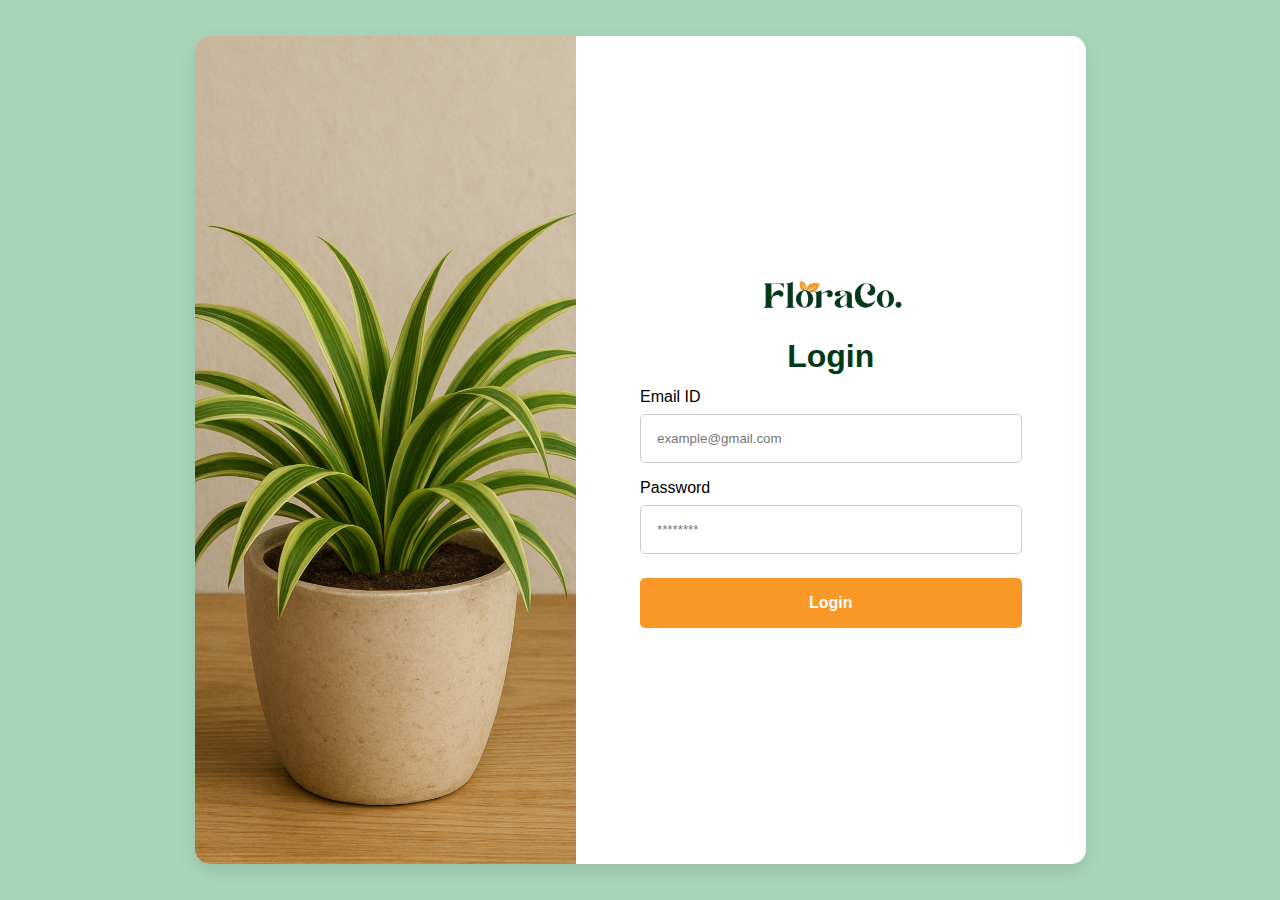
<file: index.html>
<!DOCTYPE html>
<html lang="en">
<head>
  <meta charset="UTF-8">
  <meta name="viewport" content="width=device-width, initial-scale=1.0">
  <title>FloraCo • Login</title>
  <link rel="icon" type="image/x-icon" href="./media/fc.png">
  <link rel="stylesheet" href="./styles/index.css">
  <link rel='stylesheet' href='https://cdn-uicons.flaticon.com/2.6.0/uicons-solid-chubby/css/uicons-solid-chubby.css'>  
  <link rel='stylesheet' href='https://cdn-uicons.flaticon.com/2.6.0/uicons-bold-rounded/css/uicons-bold-rounded.css'>
  <link rel='stylesheet' href='https://cdn-uicons.flaticon.com/2.6.0/uicons-brands/css/uicons-brands.css'>
  <link rel='stylesheet' href='https://cdn-uicons.flaticon.com/2.6.0/uicons-solid-straight/css/uicons-solid-straight.css'>
  <link href="https://fonts.googleapis.com/css2?family=Bowlby+One&display=swap" rel="stylesheet">

</head>
<body>

  <div class="container">
    <div class="left">
      <img src="./media/plants.png" alt="Plant Illustration">
    </div>
    <div class="right">
      <div class="images">
        <img src="./media/floraco.png" alt="Logo" class="logo">
      </div>
      <h1>Login</h1>
      <form>
        <div class="form-group">
          <label for="email">Email ID</label>
          <input type="email" id="email" placeholder="example@gmail.com">
        </div>
        <div class="form-group">
          <label for="password">Password</label>
          <input type="password" id="password" placeholder="********">
        </div>
        <button type="submit" class="button" onclick="">Login</button>
      </form>
    </div>
  </div>
</body>
</html>
</file>
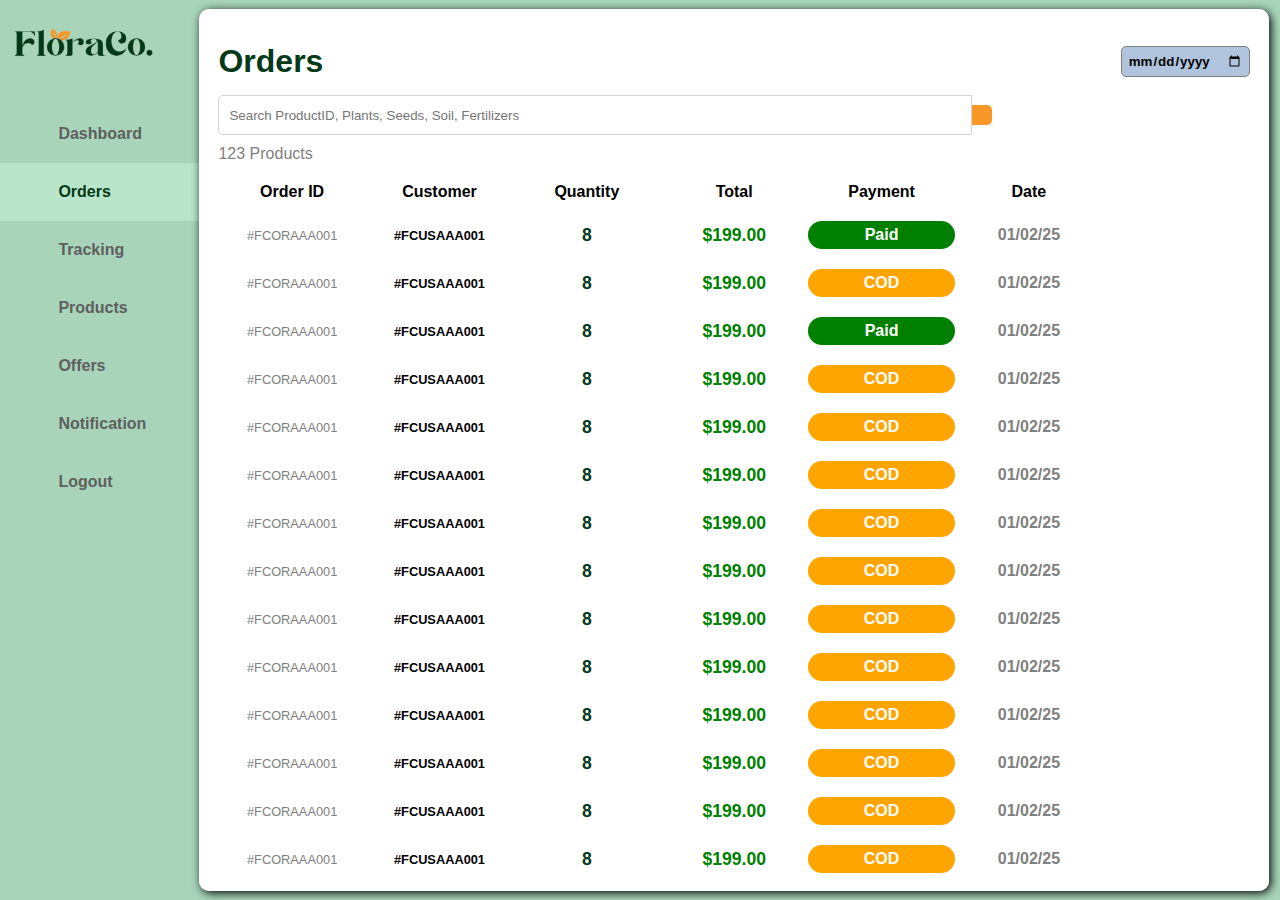
<file: order.html>
<!DOCTYPE html>
<html lang="en">
<head>
  <meta charset="UTF-8">
  <meta name="viewport" content="width=device-width, initial-scale=1.0">
  <title>FloraCo • Orders</title>
  <link rel="icon" type="image/x-icon" href="./media/fc.png">
  <link rel="stylesheet" href="./styles/order.css">
  <link rel='stylesheet' href='https://cdn-uicons.flaticon.com/2.6.0/uicons-solid-chubby/css/uicons-solid-chubby.css'>  
  <link rel='stylesheet' href='https://cdn-uicons.flaticon.com/2.6.0/uicons-bold-rounded/css/uicons-bold-rounded.css'>
  <link rel='stylesheet' href='https://cdn-uicons.flaticon.com/2.6.0/uicons-brands/css/uicons-brands.css'>
  <link rel='stylesheet' href='https://cdn-uicons.flaticon.com/2.6.0/uicons-solid-straight/css/uicons-solid-straight.css'>
  <link href="https://fonts.googleapis.com/css2?family=Bowlby+One&display=swap" rel="stylesheet">
  <link rel='stylesheet' href='https://cdn-uicons.flaticon.com/2.6.0/uicons-solid-chubby/css/uicons-solid-chubby.css'>
</head>
<body>


  <aside>
    <div class="asidehead">
      <h1>INVOICE</h1>
      <img src="./media/floraco.png" alt="">
    </div>
    <div class="shipping">
      <p class="description">FloraCo.<br>D.No 65-2-10<br>Dwaraka Nagar<br>Andhra Pradesh<br>Kakinada 533003</p>
    </div>
    <div class="shipping">
      <h4>Bill To</h4>
      <p class="description" id="address">Charan Cherry<br>Satykameswari street, dwaraka nagar<br>Kakinada 533003</p>
    </div>
    <div class="table">
      <table class="printOut">
        <thead>
          <tr>
            <th>S.No</th>
            <th>Product</th>
            <th>Cost</th>
            <th>Qty</th>
            <th>Price</th>
          </tr>
        </thead>
        <tbody>
          <tr>
            <td>01</td>
            <td>Rose</td>
            <td>100</td>
            <td>01</td>
            <td>100.00</td>
          </tr>
          <tr>
            <td>01</td>
            <td>Rbghdfhgfdhgfdhgfdghfdgfose</td>
            <td>100</td>
            <td>01</td>
            <td>100.00</td>
          </tr>
          <tr>
            <td>01</td>
            <td>Rose</td>
            <td>100</td>
            <td>01</td>
            <td>100.00</td>
          </tr>
          <tr>
            <td>01</td>
            <td>Rose</td>
            <td>100</td>
            <td>01</td>
            <td>100.00</td>
          </tr>
          <tr>
            <td>01</td>
            <td>Rose</td>
            <td>100</td>
            <td>01</td>
            <td>100.00</td>
          </tr>
          <tr>
            <td>01</td>
            <td>Rose</td>
            <td>100</td>
            <td>01</td>
            <td>100.00</td>
          </tr>
          <tr>
            <td>01</td>
            <td>Rose</td>
            <td>100</td>
            <td>01</td>
            <td>100.00</td>
          </tr>
          <tr class="total">
            <td colspan="4">Total</td>
            <td id="totalPrice">100.00</td>
          </tr>
        </tbody>
      </table>
    </div>
    <div class="thank">
      <h3>Thank You</h3>
    </div>

    <div class="print">
      <button id="print">Print</button>
      <button id="cancel">Cancel Shipment</button>
      <button id="close">Close</button>
    </div>
  </aside>

  <div class="container">
    <div class="left">
      <div class="list">
        <img src="./media/floraco.png" class="logo" id="floraco" />
        <img src="./media/fc.png" class="logo" id="fc" />
        <ul>
          <li class="profile-list">
            <a href="index.html" title="" class="profile-a">
              <i class="fi fi-ss-dashboard-panel"></i>
              <p class="profile-p">Dashboard</p>
            </a>
          </li>
          <li class="profile-list">
            <a href="order.html" title="" class="profile-a selected">
              <i class="fi fi-ss-order-history"></i>
              <p class="profile-p">Orders</p>
            </a>
          </li>
          <li class="profile-list">
            <a href="tracking.html" title="" class="profile-a">
              <i class="fi fi-ss-location-alt"></i>
              <p class="profile-p">Tracking</p>
            </a>
          </li>
          <li class="profile-list">
            <a href="products.html" title="" class="profile-a">
              <i class="fi fi-br-list"></i>
              <p class="profile-p">Products</p>
            </a>
          </li>
          <li class="profile-list">
            <a href="" title="" class="profile-a">
              <i class="fi fi-ss-badge-percent"></i>
              <p class="profile-p">Offers</p>
            </a>
          </li>
          <li class="profile-list">
            <a href="" title="" class="profile-a">
              <i class="fi fi-ss-bell-ring"></i>
              <p class="profile-p">Notification</p>
            </a>
          </li>
          <li class="profile-a">
            <i class="fi fi-ss-exit"></i>
            <p class="profile-p">Logout</p>
          </li>
        </ul>
      </div>
    </div>
    <div class="right">
      <div class="rightContent">

        <div class="head">
          <div class="heading">
            <h1>Orders</h1>
          </div>
          <div class="date">
            <input type="date" name="" value="" id="dateInput">
          </div>
        </div>

        <middle>

          <div class="searchView">
            <div class="searchBar">
              <input id="search" list="searchList" type="search" name="" value="" placeholder="Search ProductID, Plants, Seeds, Soil, Fertilizers">
              <datalist id="searchList">
                <option value="">
                </datalist>
                <i class="fi fi-br-search" id="searchButton"></i>
              </div>
            </div>

            <p class="description" id="searchResult">123 Products</p>

            <div class="filters">

              <div class="dropdowns">

                <div class="drop">
                  <i class="fi fi-ss-category"></i>
                  <select class="choose" id="filter">
                    <option value="filter">Category</option>
                    <optgroup label="Plant">
                      <option value=""></option>
                    </optgroup>
                  </select>
                </div>

                <div class="drop">
                  <i class="fi fi-br-bars-sort"></i>
                  <select class="choose" id="sort">
                    <option>Sort</option>
                    <optgroup label="Price">
                      <option value="">High to Low</option>
                      <option value="">Low to High</option>
                    </optgroup>
                  </select>
                </div>

              </div>
            </div>

            <div class="table">

              <table>
                <thead>
                  <tr>
                    <th>Order ID</th>
                    <th>Customer</th>
                    <th>Quantity</th>
                    <th>Total</th>
                    <th>Payment</th>
                    <th>Date</th>
                    <th></th>
                  </tr>
                </thead>
                <tbody>
                  <tr>
                    <td class="orID">
                      <p id="orID">#FCORAAA001</p>
                    </td>
                    <td class="product-info">
                      <p class="userId" id="usID">#FCUSAAA001</p>
                      <td class="qty">
                        <p>8</p>
                      </td>
                      <td class="tot-price">
                        <p class="price" id="price">$199.00</p>
                      </td>
                    </td>
                    <td class="payment-info">
                      <p class="payment paid">Paid</p>
                    </td>
                    <td class="date">
                      <p>01/02/25</p>
                    </td>
                    <td class="proceed">
                      <i class="fi fi-ss-right"></i>
                    </td>
                  </tr>
                  <tr>
                    <td class="orID">
                      <p id="orID">#FCORAAA001</p>
                    </td>
                    <td class="product-info">
                      <p class="userId" id="usID">#FCUSAAA001</p>
                      <td class="qty">
                        <p>8</p>
                      </td>
                      <td class="tot-price">
                        <p class="price" id="price">$199.00</p>
                      </td>
                    </td>
                    <td class="payment-info">
                      <p class="payment cod">COD</p>
                    </td>
                    <td class="date">
                      <p>01/02/25</p>
                    </td>
                    <td class="proceed">
                      <i class="fi fi-ss-right"></i>
                    </td>
                  </tr>
                  <tr>
                    <td class="orID">
                      <p id="orID">#FCORAAA001</p>
                    </td>
                    <td class="product-info">
                      <p class="userId" id="usID">#FCUSAAA001</p>
                      <td class="qty">
                        <p>8</p>
                      </td>
                      <td class="tot-price">
                        <p class="price" id="price">$199.00</p>
                      </td>
                    </td>
                    <td class="payment-info">
                      <p class="payment paid">Paid</p>
                    </td>
                    <td class="date">
                      <p>01/02/25</p>
                    </td>
                    <td class="proceed">
                      <i class="fi fi-ss-right"></i>
                    </td>
                  </tr>
                  <tr>
                    <td class="orID">
                      <p id="orID">#FCORAAA001</p>
                    </td>
                    <td class="product-info">
                      <p class="userId" id="usID">#FCUSAAA001</p>
                      <td class="qty">
                        <p>8</p>
                      </td>
                      <td class="tot-price">
                        <p class="price" id="price">$199.00</p>
                      </td>
                    </td>
                    <td class="payment-info">
                      <p class="payment cod">COD</p>
                    </td>
                    <td class="date">
                      <p>01/02/25</p>
                    </td>
                    <td class="proceed">
                      <i class="fi fi-ss-right"></i>
                    </td>
                  </tr>
                  <tr>
                    <td class="orID">
                      <p id="orID">#FCORAAA001</p>
                    </td>
                    <td class="product-info">
                      <p class="userId" id="usID">#FCUSAAA001</p>
                      <td class="qty">
                        <p>8</p>
                      </td>
                      <td class="tot-price">
                        <p class="price" id="price">$199.00</p>
                      </td>
                    </td>
                    <td class="payment-info">
                      <p class="payment cod">COD</p>
                    </td>
                    <td class="date">
                      <p>01/02/25</p>
                    </td>
                    <td class="proceed">
                      <i class="fi fi-ss-right"></i>
                    </td>
                  </tr>
                  <tr>
                    <td class="orID">
                      <p id="orID">#FCORAAA001</p>
                    </td>
                    <td class="product-info">
                      <p class="userId" id="usID">#FCUSAAA001</p>
                      <td class="qty">
                        <p>8</p>
                      </td>
                      <td class="tot-price">
                        <p class="price" id="price">$199.00</p>
                      </td>
                    </td>
                    <td class="payment-info">
                      <p class="payment cod">COD</p>
                    </td>
                    <td class="date">
                      <p>01/02/25</p>
                    </td>
                    <td class="proceed">
                      <i class="fi fi-ss-right"></i>
                    </td>
                  </tr>
                  <tr>
                    <td class="orID">
                      <p id="orID">#FCORAAA001</p>
                    </td>
                    <td class="product-info">
                      <p class="userId" id="usID">#FCUSAAA001</p>
                      <td class="qty">
                        <p>8</p>
                      </td>
                      <td class="tot-price">
                        <p class="price" id="price">$199.00</p>
                      </td>
                    </td>
                    <td class="payment-info">
                      <p class="payment cod">COD</p>
                    </td>
                    <td class="date">
                      <p>01/02/25</p>
                    </td>
                    <td class="proceed">
                      <i class="fi fi-ss-right"></i>
                    </td>
                  </tr>
                  <tr>
                    <td class="orID">
                      <p id="orID">#FCORAAA001</p>
                    </td>
                    <td class="product-info">
                      <p class="userId" id="usID">#FCUSAAA001</p>
                      <td class="qty">
                        <p>8</p>
                      </td>
                      <td class="tot-price">
                        <p class="price" id="price">$199.00</p>
                      </td>
                    </td>
                    <td class="payment-info">
                      <p class="payment cod">COD</p>
                    </td>
                    <td class="date">
                      <p>01/02/25</p>
                    </td>
                    <td class="proceed">
                      <i class="fi fi-ss-right"></i>
                    </td>
                  </tr>
                  <tr>
                    <td class="orID">
                      <p id="orID">#FCORAAA001</p>
                    </td>
                    <td class="product-info">
                      <p class="userId" id="usID">#FCUSAAA001</p>
                      <td class="qty">
                        <p>8</p>
                      </td>
                      <td class="tot-price">
                        <p class="price" id="price">$199.00</p>
                      </td>
                    </td>
                    <td class="payment-info">
                      <p class="payment cod">COD</p>
                    </td>
                    <td class="date">
                      <p>01/02/25</p>
                    </td>
                    <td class="proceed">
                      <i class="fi fi-ss-right"></i>
                    </td>
                  </tr>
                  <tr>
                    <td class="orID">
                      <p id="orID">#FCORAAA001</p>
                    </td>
                    <td class="product-info">
                      <p class="userId" id="usID">#FCUSAAA001</p>
                      <td class="qty">
                        <p>8</p>
                      </td>
                      <td class="tot-price">
                        <p class="price" id="price">$199.00</p>
                      </td>
                    </td>
                    <td class="payment-info">
                      <p class="payment cod">COD</p>
                    </td>
                    <td class="date">
                      <p>01/02/25</p>
                    </td>
                    <td class="proceed">
                      <i class="fi fi-ss-right"></i>
                    </td>
                  </tr>
                  <tr>
                    <td class="orID">
                      <p id="orID">#FCORAAA001</p>
                    </td>
                    <td class="product-info">
                      <p class="userId" id="usID">#FCUSAAA001</p>
                      <td class="qty">
                        <p>8</p>
                      </td>
                      <td class="tot-price">
                        <p class="price" id="price">$199.00</p>
                      </td>
                    </td>
                    <td class="payment-info">
                      <p class="payment cod">COD</p>
                    </td>
                    <td class="date">
                      <p>01/02/25</p>
                    </td>
                    <td class="proceed">
                      <i class="fi fi-ss-right"></i>
                    </td>
                  </tr>
                  <tr>
                    <td class="orID">
                      <p id="orID">#FCORAAA001</p>
                    </td>
                    <td class="product-info">
                      <p class="userId" id="usID">#FCUSAAA001</p>
                      <td class="qty">
                        <p>8</p>
                      </td>
                      <td class="tot-price">
                        <p class="price" id="price">$199.00</p>
                      </td>
                    </td>
                    <td class="payment-info">
                      <p class="payment cod">COD</p>
                    </td>
                    <td class="date">
                      <p>01/02/25</p>
                    </td>
                    <td class="proceed">
                      <i class="fi fi-ss-right"></i>
                    </td>
                  </tr>
                  <tr>
                    <td class="orID">
                      <p id="orID">#FCORAAA001</p>
                    </td>
                    <td class="product-info">
                      <p class="userId" id="usID">#FCUSAAA001</p>
                      <td class="qty">
                        <p>8</p>
                      </td>
                      <td class="tot-price">
                        <p class="price" id="price">$199.00</p>
                      </td>
                    </td>
                    <td class="payment-info">
                      <p class="payment cod">COD</p>
                    </td>
                    <td class="date">
                      <p>01/02/25</p>
                    </td>
                    <td class="proceed">
                      <i class="fi fi-ss-right"></i>
                    </td>
                  </tr>
                  <tr>
                    <td class="orID">
                      <p id="orID">#FCORAAA001</p>
                    </td>
                    <td class="product-info">
                      <p class="userId" id="usID">#FCUSAAA001</p>
                      <td class="qty">
                        <p>8</p>
                      </td>
                      <td class="tot-price">
                        <p class="price" id="price">$199.00</p>
                      </td>
                    </td>
                    <td class="payment-info">
                      <p class="payment cod">COD</p>
                    </td>
                    <td class="date">
                      <p>01/02/25</p>
                    </td>
                    <td class="proceed">
                      <i class="fi fi-ss-right"></i>
                    </td>
                  </tr>
                  <tr>
                    <td class="orID">
                      <p id="orID">#FCORAAA001</p>
                    </td>
                    <td class="product-info">
                      <p class="userId" id="usID">#FCUSAAA001</p>
                      <td class="qty">
                        <p>8</p>
                      </td>
                      <td class="tot-price">
                        <p class="price" id="price">$199.00</p>
                      </td>
                    </td>
                    <td class="payment-info">
                      <p class="payment cod">COD</p>
                    </td>
                    <td class="date">
                      <p>01/02/25</p>
                    </td>
                    <td class="proceed">
                      <i class="fi fi-ss-right"></i>
                    </td>
                  </tr>
                  <tr>
                    <td class="orID">
                      <p id="orID">#FCORAAA001</p>
                    </td>
                    <td class="product-info">
                      <p class="userId" id="usID">#FCUSAAA001</p>
                      <td class="qty">
                        <p>8</p>
                      </td>
                      <td class="tot-price">
                        <p class="price" id="price">$199.00</p>
                      </td>
                    </td>
                    <td class="payment-info">
                      <p class="payment cod">COD</p>
                    </td>
                    <td class="date">
                      <p>01/02/25</p>
                    </td>
                    <td class="proceed">
                      <i class="fi fi-ss-right"></i>
                    </td>
                  </tr>
                  <tr>
                    <td class="orID">
                      <p id="orID">#FCORAAA001</p>
                    </td>
                    <td class="product-info">
                      <p class="userId" id="usID">#FCUSAAA001</p>
                      <td class="qty">
                        <p>8</p>
                      </td>
                      <td class="tot-price">
                        <p class="price" id="price">$199.00</p>
                      </td>
                    </td>
                    <td class="payment-info">
                      <p class="payment cod">COD</p>
                    </td>
                    <td class="date">
                      <p>01/02/25</p>
                    </td>
                    <td class="proceed">
                      <i class="fi fi-ss-right"></i>
                    </td>
                  </tr>
                  <tr>
                    <td class="orID">
                      <p id="orID">#FCORAAA001</p>
                    </td>
                    <td class="product-info">
                      <p class="userId" id="usID">#FCUSAAA001</p>
                      <td class="qty">
                        <p>8</p>
                      </td>
                      <td class="tot-price">
                        <p class="price" id="price">$199.00</p>
                      </td>
                    </td>
                    <td class="payment-info">
                      <p class="payment cod">COD</p>
                    </td>
                    <td class="date">
                      <p>01/02/25</p>
                    </td>
                    <td class="proceed">
                      <i class="fi fi-ss-right"></i>
                    </td>
                  </tr>
                  <tr>
                    <td class="orID">
                      <p id="orID">#FCORAAA001</p>
                    </td>
                    <td class="product-info">
                      <p class="userId" id="usID">#FCUSAAA001</p>
                      <td class="qty">
                        <p>8</p>
                      </td>
                      <td class="tot-price">
                        <p class="price" id="price">$199.00</p>
                      </td>
                    </td>
                    <td class="payment-info">
                      <p class="payment cod">COD</p>
                    </td>
                    <td class="date">
                      <p>01/02/25</p>
                    </td>
                    <td class="proceed">
                      <i class="fi fi-ss-right"></i>
                    </td>
                  </tr>
                  <tr>
                    <td class="orID">
                      <p id="orID">#FCORAAA001</p>
                    </td>
                    <td class="product-info">
                      <p class="userId" id="usID">#FCUSAAA001</p>
                      <td class="qty">
                        <p>8</p>
                      </td>
                      <td class="tot-price">
                        <p class="price" id="price">$199.00</p>
                      </td>
                    </td>
                    <td class="payment-info">
                      <p class="payment cod">COD</p>
                    </td>
                    <td class="date">
                      <p>01/02/25</p>
                    </td>
                    <td class="proceed">
                      <i class="fi fi-ss-right"></i>
                    </td>
                  </tr>
                </tbody>
              </table>
            </div>

            <div class="error">
              <img src="./media/desert.png" alt="">
              <h2>No Products Found :(</h2>
            </div>

          </middle>

        </div>
      </div>
    </div>


    <script src="scripts/dashboard.js" type="text/javascript" charset="utf-8" async defer></script>
  </body>
  </html>
</file>
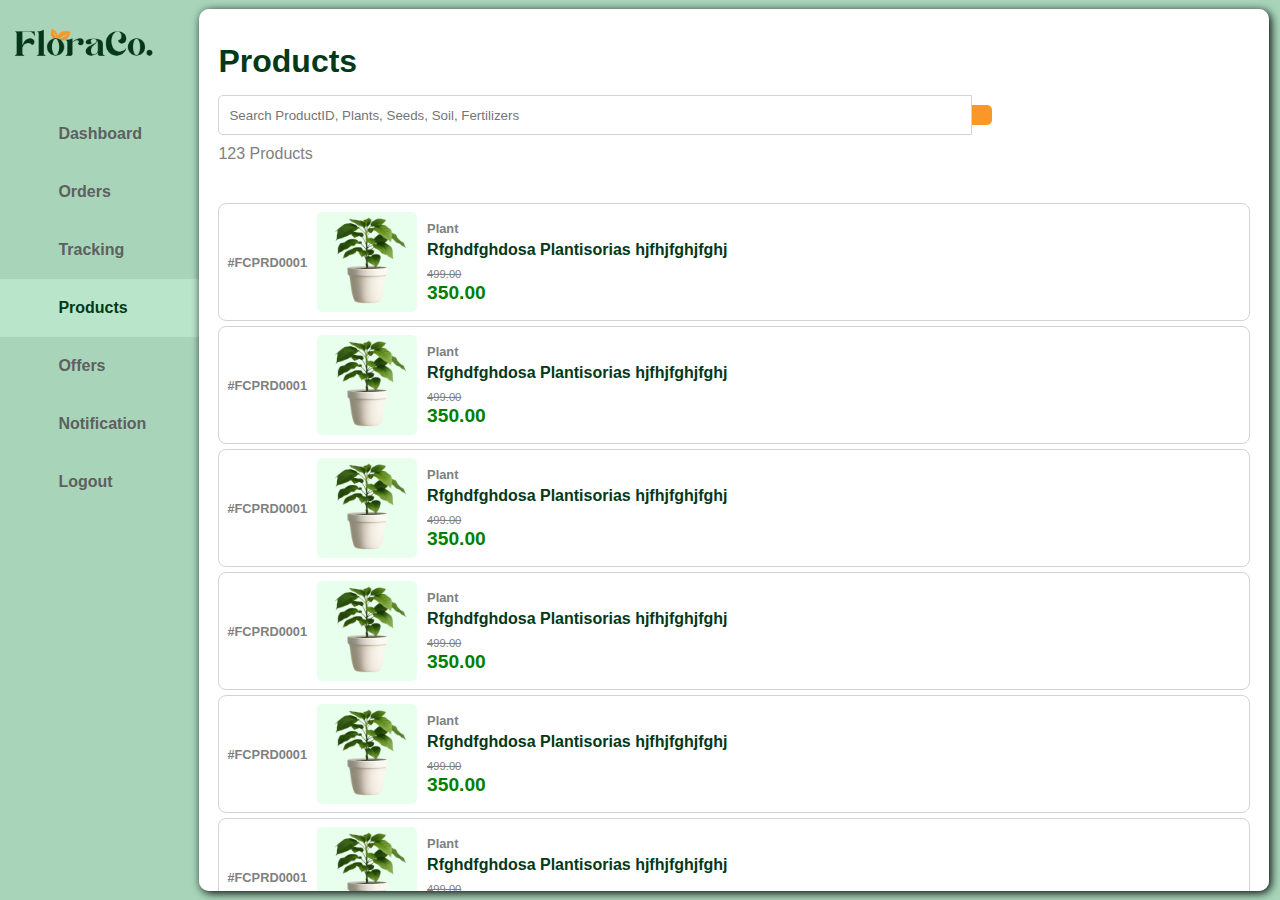
<file: products.html>
<!DOCTYPE html>
<html lang="en">
<head>
  <meta charset="UTF-8">
  <meta name="viewport" content="width=device-width, initial-scale=1.0">
  <title>FloraCo • Products</title>
  <link rel="icon" type="image/x-icon" href="./media/fc.png">
  <link rel="stylesheet" href="./styles/products.css">
  <link rel='stylesheet' href='https://cdn-uicons.flaticon.com/2.6.0/uicons-solid-chubby/css/uicons-solid-chubby.css'>  
  <link rel='stylesheet' href='https://cdn-uicons.flaticon.com/2.6.0/uicons-bold-rounded/css/uicons-bold-rounded.css'>
  <link rel='stylesheet' href='https://cdn-uicons.flaticon.com/2.6.0/uicons-brands/css/uicons-brands.css'>
  <link rel='stylesheet' href='https://cdn-uicons.flaticon.com/2.6.0/uicons-solid-straight/css/uicons-solid-straight.css'>
  <link href="https://fonts.googleapis.com/css2?family=Bowlby+One&display=swap" rel="stylesheet">
  <link rel='stylesheet' href='https://cdn-uicons.flaticon.com/2.6.0/uicons-solid-chubby/css/uicons-solid-chubby.css'>
</head>
<body>

  <div class="container">
    <div class="left">
      <div class="list">
        <img src="./media/floraco.png" class="logo" id="floraco" />
        <img src="./media/fc.png" class="logo" id="fc" />
        <ul>
          <li class="profile-list">
            <a href="index.html" title="" class="profile-a">
              <i class="fi fi-ss-dashboard-panel"></i>
              <p class="profile-p">Dashboard</p>
            </a>
          </li>
          <li class="profile-list">
            <a href="order.html" title="" class="profile-a">
              <i class="fi fi-ss-order-history"></i>
              <p class="profile-p">Orders</p>
            </a>
          </li>
          <li class="profile-list">
            <a href="tracking.html" title="" class="profile-a">
              <i class="fi fi-ss-location-alt"></i>
              <p class="profile-p">Tracking</p>
            </a>
          </li>
          <li class="profile-list">
            <a href="products.html" title="" class="profile-a selected">
              <i class="fi fi-br-list"></i>
              <p class="profile-p">Products</p>
            </a>
          </li>
          <li class="profile-list">
            <a href="" title="" class="profile-a">
              <i class="fi fi-ss-badge-percent"></i>
              <p class="profile-p">Offers</p>
            </a>
          </li>
          <li class="profile-list">
            <a href="" title="" class="profile-a">
              <i class="fi fi-ss-bell-ring"></i>
              <p class="profile-p">Notification</p>
            </a>
          </li>
          <li class="profile-a">
            <i class="fi fi-ss-exit"></i>
            <p class="profile-p">Logout</p>
          </li>
        </ul>
      </div>
    </div>
    <div class="right">
      <div class="rightContent">

        <div class="head">
          <div class="heading">
            <h1>Products</h1>
          </div>
        </div>

        
    <middle>

      <div class="searchView">
        <div class="searchBar">
          <input id="search" list="searchList" type="search" name="" value="" placeholder="Search ProductID, Plants, Seeds, Soil, Fertilizers">
            <datalist id="searchList">
              <option value="">
            </datalist>
          <i class="fi fi-br-search" id="searchButton"></i>
        </div>
      </div>
      
      <p class="description" id="searchResult">123 Products</p>
      
      <div class="filters">
          
        <div class="dropdowns">
          
          <div class="drop">
            <i class="fi fi-ss-category"></i>
            <select class="choose" id="filter">
              <option value="filter">Category</option>
              <optgroup label="Plant">
                <option value=""></option>
              </optgroup>
            </select>
          </div>

          <div class="drop">
            <i class="fi fi-br-bars-sort"></i>
            <select class="choose" id="sort">
              <option>Sort</option>
              <optgroup label="Price">
                <option value="">High to Low</option>
                <option value="">Low to High</option>
              </optgroup>
            </select>
          </div>

        </div>
      </div>
      
      <div class="products">
        <ul>
          <li class="productCard">
            <a href="product.html?id=rose-plant" class="cardA">
                  <p class="category" id="prId">#FCPRD0001</p>
              <div class="card">
                <div class="cardImg">
                  <img class="cardImageView" src="./media/plcover.png">
                </div>
                <div class="cardText">
                  <p class="category">Plant</p>
                  <h3 class="title">Rfghdfghdosa Plantisorias hjfhjfghjfghj</h3>
                  <span class="priceSpan">499.00</span>
                  <h3 class="price">350.00</h3>
                </div>
              </div>
              <button>Add To Cart</button>
            </a>
          </li>
          <li class="productCard">
            <a href="product.html?id=rose-plant" class="cardA">
                  <p class="category" id="prId">#FCPRD0001</p>
              <div class="card">
                <div class="cardImg">
                  <img class="cardImageView" src="./media/plcover.png">
                </div>
                <div class="cardText">
                  <p class="category">Plant</p>
                  <h3 class="title">Rfghdfghdosa Plantisorias hjfhjfghjfghj</h3>
                  <span class="priceSpan">499.00</span>
                  <h3 class="price">350.00</h3>
                </div>
              </div>
              <button>Add To Cart</button>
            </a>
          </li>
          <li class="productCard">
            <a href="product.html?id=rose-plant" class="cardA">
                  <p class="category" id="prId">#FCPRD0001</p>
              <div class="card">
                <div class="cardImg">
                  <img class="cardImageView" src="./media/plcover.png">
                </div>
                <div class="cardText">
                  <p class="category">Plant</p>
                  <h3 class="title">Rfghdfghdosa Plantisorias hjfhjfghjfghj</h3>
                  <span class="priceSpan">499.00</span>
                  <h3 class="price">350.00</h3>
                </div>
              </div>
              <button>Add To Cart</button>
            </a>
          </li>
          <li class="productCard">
            <a href="product.html?id=rose-plant" class="cardA">
                  <p class="category" id="prId">#FCPRD0001</p>
              <div class="card">
                <div class="cardImg">
                  <img class="cardImageView" src="./media/plcover.png">
                </div>
                <div class="cardText">
                  <p class="category">Plant</p>
                  <h3 class="title">Rfghdfghdosa Plantisorias hjfhjfghjfghj</h3>
                  <span class="priceSpan">499.00</span>
                  <h3 class="price">350.00</h3>
                </div>
              </div>
              <button>Add To Cart</button>
            </a>
          </li>
          <li class="productCard">
            <a href="product.html?id=rose-plant" class="cardA">
                  <p class="category" id="prId">#FCPRD0001</p>
              <div class="card">
                <div class="cardImg">
                  <img class="cardImageView" src="./media/plcover.png">
                </div>
                <div class="cardText">
                  <p class="category">Plant</p>
                  <h3 class="title">Rfghdfghdosa Plantisorias hjfhjfghjfghj</h3>
                  <span class="priceSpan">499.00</span>
                  <h3 class="price">350.00</h3>
                </div>
              </div>
              <button>Add To Cart</button>
            </a>
          </li>
          <li class="productCard">
            <a href="product.html?id=rose-plant" class="cardA">
                  <p class="category" id="prId">#FCPRD0001</p>
              <div class="card">
                <div class="cardImg">
                  <img class="cardImageView" src="./media/plcover.png">
                </div>
                <div class="cardText">
                  <p class="category">Plant</p>
                  <h3 class="title">Rfghdfghdosa Plantisorias hjfhjfghjfghj</h3>
                  <span class="priceSpan">499.00</span>
                  <h3 class="price">350.00</h3>
                </div>
              </div>
              <button>Add To Cart</button>
            </a>
          </li>
          <li class="productCard">
            <a href="product.html?id=rose-plant" class="cardA">
                  <p class="category" id="prId">#FCPRD0001</p>
              <div class="card">
                <div class="cardImg">
                  <img class="cardImageView" src="./media/plcover.png">
                </div>
                <div class="cardText">
                  <p class="category">Plant</p>
                  <h3 class="title">Rfghdfghdosa Plantisorias hjfhjfghjfghj</h3>
                  <span class="priceSpan">499.00</span>
                  <h3 class="price">350.00</h3>
                </div>
              </div>
              <button>Add To Cart</button>
            </a>
          </li>
          <li class="productCard">
            <a href="product.html?id=rose-plant" class="cardA">
                  <p class="category" id="prId">#FCPRD0001</p>
              <div class="card">
                <div class="cardImg">
                  <img class="cardImageView" src="./media/plcover.png">
                </div>
                <div class="cardText">
                  <p class="category">Plant</p>
                  <h3 class="title">Rfghdfghdosa Plantisorias hjfhjfghjfghj</h3>
                  <span class="priceSpan">499.00</span>
                  <h3 class="price">350.00</h3>
                </div>
              </div>
              <button>Add To Cart</button>
            </a>
          </li>
          <li class="productCard">
            <a href="product.html?id=rose-plant" class="cardA">
                  <p class="category" id="prId">#FCPRD0001</p>
              <div class="card">
                <div class="cardImg">
                  <img class="cardImageView" src="./media/plcover.png">
                </div>
                <div class="cardText">
                  <p class="category">Plant</p>
                  <h3 class="title">Rfghdfghdosa Plantisorias hjfhjfghjfghj</h3>
                  <span class="priceSpan">499.00</span>
                  <h3 class="price">350.00</h3>
                </div>
              </div>
              <button>Add To Cart</button>
            </a>
          </li>
          <li class="productCard">
            <a href="product.html?id=rose-plant" class="cardA">
                  <p class="category" id="prId">#FCPRD0001</p>
              <div class="card">
                <div class="cardImg">
                  <img class="cardImageView" src="./media/plcover.png">
                </div>
                <div class="cardText">
                  <p class="category">Plant</p>
                  <h3 class="title">Rfghdfghdosa Plantisorias hjfhjfghjfghj</h3>
                  <span class="priceSpan">499.00</span>
                  <h3 class="price">350.00</h3>
                </div>
              </div>
              <button>Add To Cart</button>
            </a>
          </li>
          <li class="productCard">
            <a href="product.html?id=rose-plant" class="cardA">
                  <p class="category" id="prId">#FCPRD0001</p>
              <div class="card">
                <div class="cardImg">
                  <img class="cardImageView" src="./media/plcover.png">
                </div>
                <div class="cardText">
                  <p class="category">Plant</p>
                  <h3 class="title">Rfghdfghdosa Plantisorias hjfhjfghjfghj</h3>
                  <span class="priceSpan">499.00</span>
                  <h3 class="price">350.00</h3>
                </div>
              </div>
              <button>Add To Cart</button>
            </a>
          </li>
          <li class="productCard">
            <a href="product.html?id=rose-plant" class="cardA">
                  <p class="category" id="prId">#FCPRD0001</p>
              <div class="card">
                <div class="cardImg">
                  <img class="cardImageView" src="./media/plcover.png">
                </div>
                <div class="cardText">
                  <p class="category">Plant</p>
                  <h3 class="title">Rfghdfghdosa Plantisorias hjfhjfghjfghj</h3>
                  <span class="priceSpan">499.00</span>
                  <h3 class="price">350.00</h3>
                </div>
              </div>
              <button>Add To Cart</button>
            </a>
          </li>
          <li class="productCard">
            <a href="product.html?id=rose-plant" class="cardA">
                  <p class="category" id="prId">#FCPRD0001</p>
              <div class="card">
                <div class="cardImg">
                  <img class="cardImageView" src="./media/plcover.png">
                </div>
                <div class="cardText">
                  <p class="category">Plant</p>
                  <h3 class="title">Rfghdfghdosa Plantisorias hjfhjfghjfghj</h3>
                  <span class="priceSpan">499.00</span>
                  <h3 class="price">350.00</h3>
                </div>
              </div>
              <button>Add To Cart</button>
            </a>
          </li>
          <li class="productCard">
            <a href="product.html?id=rose-plant" class="cardA">
                  <p class="category" id="prId">#FCPRD0001</p>
              <div class="card">
                <div class="cardImg">
                  <img class="cardImageView" src="./media/plcover.png">
                </div>
                <div class="cardText">
                  <p class="category">Plant</p>
                  <h3 class="title">Rfghdfghdosa Plantisorias hjfhjfghjfghj</h3>
                  <span class="priceSpan">499.00</span>
                  <h3 class="price">350.00</h3>
                </div>
              </div>
              <button>Add To Cart</button>
            </a>
          </li>
          <li class="productCard">
            <a href="product.html?id=rose-plant" class="cardA">
                  <p class="category" id="prId">#FCPRD0001</p>
              <div class="card">
                <div class="cardImg">
                  <img class="cardImageView" src="./media/plcover.png">
                </div>
                <div class="cardText">
                  <p class="category">Plant</p>
                  <h3 class="title">Rfghdfghdosa Plantisorias hjfhjfghjfghj</h3>
                  <span class="priceSpan">499.00</span>
                  <h3 class="price">350.00</h3>
                </div>
              </div>
              <button>Add To Cart</button>
            </a>
          </li>
          <li class="productCard">
            <a href="product.html?id=rose-plant" class="cardA">
                  <p class="category" id="prId">#FCPRD0001</p>
              <div class="card">
                <div class="cardImg">
                  <img class="cardImageView" src="./media/plcover.png">
                </div>
                <div class="cardText">
                  <p class="category">Plant</p>
                  <h3 class="title">Rfghdfghdosa Plantisorias hjfhjfghjfghj</h3>
                  <span class="priceSpan">499.00</span>
                  <h3 class="price">350.00</h3>
                </div>
              </div>
              <button>Add To Cart</button>
            </a>
          </li>
          <li class="productCard">
            <a href="product.html?id=rose-plant" class="cardA">
                  <p class="category" id="prId">#FCPRD0001</p>
              <div class="card">
                <div class="cardImg">
                  <img class="cardImageView" src="./media/plcover.png">
                </div>
                <div class="cardText">
                  <p class="category">Plant</p>
                  <h3 class="title">Rfghdfghdosa Plantisorias hjfhjfghjfghj</h3>
                  <span class="priceSpan">499.00</span>
                  <h3 class="price">350.00</h3>
                </div>
              </div>
              <button>Add To Cart</button>
            </a>
          </li>
          <li class="productCard">
            <a href="product.html?id=rose-plant" class="cardA">
                  <p class="category" id="prId">#FCPRD0001</p>
              <div class="card">
                <div class="cardImg">
                  <img class="cardImageView" src="./media/plcover.png">
                </div>
                <div class="cardText">
                  <p class="category">Plant</p>
                  <h3 class="title">Rfghdfghdosa Plantisorias hjfhjfghjfghj</h3>
                  <span class="priceSpan">499.00</span>
                  <h3 class="price">350.00</h3>
                </div>
              </div>
              <button>Add To Cart</button>
            </a>
          </li>
          <li class="productCard">
            <a href="product.html?id=rose-plant" class="cardA">
                  <p class="category" id="prId">#FCPRD0001</p>
              <div class="card">
                <div class="cardImg">
                  <img class="cardImageView" src="./media/plcover.png">
                </div>
                <div class="cardText">
                  <p class="category">Plant</p>
                  <h3 class="title">Rfghdfghdosa Plantisorias hjfhjfghjfghj</h3>
                  <span class="priceSpan">499.00</span>
                  <h3 class="price">350.00</h3>
                </div>
              </div>
              <button>Add To Cart</button>
            </a>
          </li>
          <li class="productCard">
            <a href="product.html?id=rose-plant" class="cardA">
                  <p class="category" id="prId">#FCPRD0001</p>
              <div class="card">
                <div class="cardImg">
                  <img class="cardImageView" src="./media/plcover.png">
                </div>
                <div class="cardText">
                  <p class="category">Plant</p>
                  <h3 class="title">Rfghdfghdosa Plantisorias hjfhjfghjfghj</h3>
                  <span class="priceSpan">499.00</span>
                  <h3 class="price">350.00</h3>
                </div>
              </div>
              <button>Add To Cart</button>
            </a>
          </li>
          <li class="productCard">
            <a href="product.html?id=rose-plant" class="cardA">
                  <p class="category" id="prId">#FCPRD0001</p>
              <div class="card">
                <div class="cardImg">
                  <img class="cardImageView" src="./media/plcover.png">
                </div>
                <div class="cardText">
                  <p class="category">Plant</p>
                  <h3 class="title">Rfghdfghdosa Plantisorias hjfhjfghjfghj</h3>
                  <span class="priceSpan">499.00</span>
                  <h3 class="price">350.00</h3>
                </div>
              </div>
              <button>Add To Cart</button>
            </a>
          </li>
          <li class="productCard">
            <a href="product.html?id=rose-plant" class="cardA">
                  <p class="category" id="prId">#FCPRD0001</p>
              <div class="card">
                <div class="cardImg">
                  <img class="cardImageView" src="./media/plcover.png">
                </div>
                <div class="cardText">
                  <p class="category">Plant</p>
                  <h3 class="title">Rfghdfghdosa Plantisorias hjfhjfghjfghj</h3>
                  <span class="priceSpan">499.00</span>
                  <h3 class="price">350.00</h3>
                </div>
              </div>
              <button>Add To Cart</button>
            </a>
          </li>
          <li class="productCard">
            <a href="product.html?id=rose-plant" class="cardA">
                  <p class="category" id="prId">#FCPRD0001</p>
              <div class="card">
                <div class="cardImg">
                  <img class="cardImageView" src="./media/plcover.png">
                </div>
                <div class="cardText">
                  <p class="category">Plant</p>
                  <h3 class="title">Rfghdfghdosa Plantisorias hjfhjfghjfghj</h3>
                  <span class="priceSpan">499.00</span>
                  <h3 class="price">350.00</h3>
                </div>
              </div>
              <button>Add To Cart</button>
            </a>
          </li>
          <li class="productCard">
            <a href="product.html?id=rose-plant" class="cardA">
                  <p class="category" id="prId">#FCPRD0001</p>
              <div class="card">
                <div class="cardImg">
                  <img class="cardImageView" src="./media/plcover.png">
                </div>
                <div class="cardText">
                  <p class="category">Plant</p>
                  <h3 class="title">Rfghdfghdosa Plantisorias hjfhjfghjfghj</h3>
                  <span class="priceSpan">499.00</span>
                  <h3 class="price">350.00</h3>
                </div>
              </div>
              <button>Add To Cart</button>
            </a>
          </li>
          <li class="productCard">
            <a href="product.html?id=rose-plant" class="cardA">
                  <p class="category" id="prId">#FCPRD0001</p>
              <div class="card">
                <div class="cardImg">
                  <img class="cardImageView" src="./media/plcover.png">
                </div>
                <div class="cardText">
                  <p class="category">Plant</p>
                  <h3 class="title">Rfghdfghdosa Plantisorias hjfhjfghjfghj</h3>
                  <span class="priceSpan">499.00</span>
                  <h3 class="price">350.00</h3>
                </div>
              </div>
              <button>Add To Cart</button>
            </a>
          </li>
          <li class="productCard">
            <a href="product.html?id=rose-plant" class="cardA">
                  <p class="category" id="prId">#FCPRD0001</p>
              <div class="card">
                <div class="cardImg">
                  <img class="cardImageView" src="./media/plcover.png">
                </div>
                <div class="cardText">
                  <p class="category">Plant</p>
                  <h3 class="title">Rfghdfghdosa Plantisorias hjfhjfghjfghj</h3>
                  <span class="priceSpan">499.00</span>
                  <h3 class="price">350.00</h3>
                </div>
              </div>
              <button>Add To Cart</button>
            </a>
          </li>
          <li class="productCard">
            <a href="product.html?id=rose-plant" class="cardA">
                  <p class="category" id="prId">#FCPRD0001</p>
              <div class="card">
                <div class="cardImg">
                  <img class="cardImageView" src="./media/plcover.png">
                </div>
                <div class="cardText">
                  <p class="category">Plant</p>
                  <h3 class="title">Rfghdfghdosa Plantisorias hjfhjfghjfghj</h3>
                  <span class="priceSpan">499.00</span>
                  <h3 class="price">350.00</h3>
                </div>
              </div>
              <button>Add To Cart</button>
            </a>
          </li>
          <li class="productCard">
            <a href="product.html?id=rose-plant" class="cardA">
                  <p class="category" id="prId">#FCPRD0001</p>
              <div class="card">
                <div class="cardImg">
                  <img class="cardImageView" src="./media/plcover.png">
                </div>
                <div class="cardText">
                  <p class="category">Plant</p>
                  <h3 class="title">Rfghdfghdosa Plantisorias hjfhjfghjfghj</h3>
                  <span class="priceSpan">499.00</span>
                  <h3 class="price">350.00</h3>
                </div>
              </div>
              <button>Add To Cart</button>
            </a>
          </li>
          <li class="productCard">
            <a href="product.html?id=rose-plant" class="cardA">
                  <p class="category" id="prId">#FCPRD0001</p>
              <div class="card">
                <div class="cardImg">
                  <img class="cardImageView" src="./media/plcover.png">
                </div>
                <div class="cardText">
                  <p class="category">Plant</p>
                  <h3 class="title">Rfghdfghdosa Plantisorias hjfhjfghjfghj</h3>
                  <span class="priceSpan">499.00</span>
                  <h3 class="price">350.00</h3>
                </div>
              </div>
              <button>Add To Cart</button>
            </a>
          </li>
          <li class="productCard">
            <a href="product.html?id=rose-plant" class="cardA">
                  <p class="category" id="prId">#FCPRD0001</p>
              <div class="card">
                <div class="cardImg">
                  <img class="cardImageView" src="./media/plcover.png">
                </div>
                <div class="cardText">
                  <p class="category">Plant</p>
                  <h3 class="title">Rfghdfghdosa Plantisorias hjfhjfghjfghj</h3>
                  <span class="priceSpan">499.00</span>
                  <h3 class="price">350.00</h3>
                </div>
              </div>
              <button>Add To Cart</button>
            </a>
          </li>
          <li class="productCard">
            <a href="product.html?id=rose-plant" class="cardA">
                  <p class="category" id="prId">#FCPRD0001</p>
              <div class="card">
                <div class="cardImg">
                  <img class="cardImageView" src="./media/plcover.png">
                </div>
                <div class="cardText">
                  <p class="category">Plant</p>
                  <h3 class="title">Rfghdfghdosa Plantisorias hjfhjfghjfghj</h3>
                  <span class="priceSpan">499.00</span>
                  <h3 class="price">350.00</h3>
                </div>
              </div>
              <button>Add To Cart</button>
            </a>
          </li>
          <li class="productCard">
            <a href="product.html?id=rose-plant" class="cardA">
                  <p class="category" id="prId">#FCPRD0001</p>
              <div class="card">
                <div class="cardImg">
                  <img class="cardImageView" src="./media/plcover.png">
                </div>
                <div class="cardText">
                  <p class="category">Plant</p>
                  <h3 class="title">Rfghdfghdosa Plantisorias hjfhjfghjfghj</h3>
                  <span class="priceSpan">499.00</span>
                  <h3 class="price">350.00</h3>
                </div>
              </div>
              <button>Add To Cart</button>
            </a>
          </li>
          <li class="productCard">
            <a href="product.html?id=rose-plant" class="cardA">
                  <p class="category" id="prId">#FCPRD0001</p>
              <div class="card">
                <div class="cardImg">
                  <img class="cardImageView" src="./media/plcover.png">
                </div>
                <div class="cardText">
                  <p class="category">Plant</p>
                  <h3 class="title">Rfghdfghdosa Plantisorias hjfhjfghjfghj</h3>
                  <span class="priceSpan">499.00</span>
                  <h3 class="price">350.00</h3>
                </div>
              </div>
              <button>Add To Cart</button>
            </a>
          </li>
          <li class="productCard">
            <a href="product.html?id=rose-plant" class="cardA">
                  <p class="category" id="prId">#FCPRD0001</p>
              <div class="card">
                <div class="cardImg">
                  <img class="cardImageView" src="./media/plcover.png">
                </div>
                <div class="cardText">
                  <p class="category">Plant</p>
                  <h3 class="title">Rfghdfghdosa Plantisorias hjfhjfghjfghj</h3>
                  <span class="priceSpan">499.00</span>
                  <h3 class="price">350.00</h3>
                </div>
              </div>
              <button>Add To Cart</button>
            </a>
          </li>
          <li class="productCard">
            <a href="product.html?id=rose-plant" class="cardA">
                  <p class="category" id="prId">#FCPRD0001</p>
              <div class="card">
                <div class="cardImg">
                  <img class="cardImageView" src="./media/plcover.png">
                </div>
                <div class="cardText">
                  <p class="category">Plant</p>
                  <h3 class="title">Rfghdfghdosa Plantisorias hjfhjfghjfghj</h3>
                  <span class="priceSpan">499.00</span>
                  <h3 class="price">350.00</h3>
                </div>
              </div>
              <button>Add To Cart</button>
            </a>
          </li>
          <li class="productCard">
            <a href="product.html?id=rose-plant" class="cardA">
                  <p class="category" id="prId">#FCPRD0001</p>
              <div class="card">
                <div class="cardImg">
                  <img class="cardImageView" src="./media/plcover.png">
                </div>
                <div class="cardText">
                  <p class="category">Plant</p>
                  <h3 class="title">Rfghdfghdosa Plantisorias hjfhjfghjfghj</h3>
                  <span class="priceSpan">499.00</span>
                  <h3 class="price">350.00</h3>
                </div>
              </div>
              <button>Add To Cart</button>
            </a>
          </li>
          <li class="productCard">
            <a href="product.html?id=rose-plant" class="cardA">
                  <p class="category" id="prId">#FCPRD0001</p>
              <div class="card">
                <div class="cardImg">
                  <img class="cardImageView" src="./media/plcover.png">
                </div>
                <div class="cardText">
                  <p class="category">Plant</p>
                  <h3 class="title">Rfghdfghdosa Plantisorias hjfhjfghjfghj</h3>
                  <span class="priceSpan">499.00</span>
                  <h3 class="price">350.00</h3>
                </div>
              </div>
              <button>Add To Cart</button>
            </a>
          </li>
          <li class="productCard">
            <a href="product.html?id=rose-plant" class="cardA">
                  <p class="category" id="prId">#FCPRD0001</p>
              <div class="card">
                <div class="cardImg">
                  <img class="cardImageView" src="./media/plcover.png">
                </div>
                <div class="cardText">
                  <p class="category">Plant</p>
                  <h3 class="title">Rfghdfghdosa Plantisorias hjfhjfghjfghj</h3>
                  <span class="priceSpan">499.00</span>
                  <h3 class="price">350.00</h3>
                </div>
              </div>
              <button>Add To Cart</button>
            </a>
          </li>
          <li class="productCard">
            <a href="product.html?id=rose-plant" class="cardA">
                  <p class="category" id="prId">#FCPRD0001</p>
              <div class="card">
                <div class="cardImg">
                  <img class="cardImageView" src="./media/plcover.png">
                </div>
                <div class="cardText">
                  <p class="category">Plant</p>
                  <h3 class="title">Rfghdfghdosa Plantisorias hjfhjfghjfghj</h3>
                  <span class="priceSpan">499.00</span>
                  <h3 class="price">350.00</h3>
                </div>
              </div>
              <button>Add To Cart</button>
            </a>
          </li>
          <li class="productCard">
            <a href="product.html?id=rose-plant" class="cardA">
                  <p class="category" id="prId">#FCPRD0001</p>
              <div class="card">
                <div class="cardImg">
                  <img class="cardImageView" src="./media/plcover.png">
                </div>
                <div class="cardText">
                  <p class="category">Plant</p>
                  <h3 class="title">Rfghdfghdosa Plantisorias hjfhjfghjfghj</h3>
                  <span class="priceSpan">499.00</span>
                  <h3 class="price">350.00</h3>
                </div>
              </div>
              <button>Add To Cart</button>
            </a>
          </li>
          <li class="productCard">
            <a href="product.html?id=rose-plant" class="cardA">
                  <p class="category" id="prId">#FCPRD0001</p>
              <div class="card">
                <div class="cardImg">
                  <img class="cardImageView" src="./media/plcover.png">
                </div>
                <div class="cardText">
                  <p class="category">Plant</p>
                  <h3 class="title">Rfghdfghdosa Plantisorias hjfhjfghjfghj</h3>
                  <span class="priceSpan">499.00</span>
                  <h3 class="price">350.00</h3>
                </div>
              </div>
              <button>Add To Cart</button>
            </a>
          </li>
          <li class="productCard">
            <a href="product.html?id=rose-plant" class="cardA">
                  <p class="category" id="prId">#FCPRD0001</p>
              <div class="card">
                <div class="cardImg">
                  <img class="cardImageView" src="./media/plcover.png">
                </div>
                <div class="cardText">
                  <p class="category">Plant</p>
                  <h3 class="title">Rfghdfghdosa Plantisorias hjfhjfghjfghj</h3>
                  <span class="priceSpan">499.00</span>
                  <h3 class="price">350.00</h3>
                </div>
              </div>
              <button>Add To Cart</button>
            </a>
          </li>
          <li class="productCard">
            <a href="product.html?id=rose-plant" class="cardA">
                  <p class="category" id="prId">#FCPRD0001</p>
              <div class="card">
                <div class="cardImg">
                  <img class="cardImageView" src="./media/plcover.png">
                </div>
                <div class="cardText">
                  <p class="category">Plant</p>
                  <h3 class="title">Rfghdfghdosa Plantisorias hjfhjfghjfghj</h3>
                  <span class="priceSpan">499.00</span>
                  <h3 class="price">350.00</h3>
                </div>
              </div>
              <button>Add To Cart</button>
            </a>
          </li>
          <li class="productCard">
            <a href="product.html?id=rose-plant" class="cardA">
                  <p class="category" id="prId">#FCPRD0001</p>
              <div class="card">
                <div class="cardImg">
                  <img class="cardImageView" src="./media/plcover.png">
                </div>
                <div class="cardText">
                  <p class="category">Plant</p>
                  <h3 class="title">Rfghdfghdosa Plantisorias hjfhjfghjfghj</h3>
                  <span class="priceSpan">499.00</span>
                  <h3 class="price">350.00</h3>
                </div>
              </div>
              <button>Add To Cart</button>
            </a>
          </li>
          <li class="productCard">
            <a href="product.html?id=rose-plant" class="cardA">
                  <p class="category" id="prId">#FCPRD0001</p>
              <div class="card">
                <div class="cardImg">
                  <img class="cardImageView" src="./media/plcover.png">
                </div>
                <div class="cardText">
                  <p class="category">Plant</p>
                  <h3 class="title">Rfghdfghdosa Plantisorias hjfhjfghjfghj</h3>
                  <span class="priceSpan">499.00</span>
                  <h3 class="price">350.00</h3>
                </div>
              </div>
              <button>Add To Cart</button>
            </a>
          </li>
          <li class="productCard">
            <a href="product.html?id=rose-plant" class="cardA">
                  <p class="category" id="prId">#FCPRD0001</p>
              <div class="card">
                <div class="cardImg">
                  <img class="cardImageView" src="./media/plcover.png">
                </div>
                <div class="cardText">
                  <p class="category">Plant</p>
                  <h3 class="title">Rfghdfghdosa Plantisorias hjfhjfghjfghj</h3>
                  <span class="priceSpan">499.00</span>
                  <h3 class="price">350.00</h3>
                </div>
              </div>
              <button>Add To Cart</button>
            </a>
          </li>
          <li class="productCard">
            <a href="product.html?id=rose-plant" class="cardA">
                  <p class="category" id="prId">#FCPRD0001</p>
              <div class="card">
                <div class="cardImg">
                  <img class="cardImageView" src="./media/plcover.png">
                </div>
                <div class="cardText">
                  <p class="category">Plant</p>
                  <h3 class="title">Rfghdfghdosa Plantisorias hjfhjfghjfghj</h3>
                  <span class="priceSpan">499.00</span>
                  <h3 class="price">350.00</h3>
                </div>
              </div>
              <button>Add To Cart</button>
            </a>
          </li>
          <li class="productCard">
            <a href="product.html?id=rose-plant" class="cardA">
                  <p class="category" id="prId">#FCPRD0001</p>
              <div class="card">
                <div class="cardImg">
                  <img class="cardImageView" src="./media/plcover.png">
                </div>
                <div class="cardText">
                  <p class="category">Plant</p>
                  <h3 class="title">Rfghdfghdosa Plantisorias hjfhjfghjfghj</h3>
                  <span class="priceSpan">499.00</span>
                  <h3 class="price">350.00</h3>
                </div>
              </div>
              <button>Add To Cart</button>
            </a>
          </li>
          <li class="productCard">
            <a href="product.html?id=rose-plant" class="cardA">
                  <p class="category" id="prId">#FCPRD0001</p>
              <div class="card">
                <div class="cardImg">
                  <img class="cardImageView" src="./media/plcover.png">
                </div>
                <div class="cardText">
                  <p class="category">Plant</p>
                  <h3 class="title">Rfghdfghdosa Plantisorias hjfhjfghjfghj</h3>
                  <span class="priceSpan">499.00</span>
                  <h3 class="price">350.00</h3>
                </div>
              </div>
              <button>Add To Cart</button>
            </a>
          </li>
          <li class="productCard">
            <a href="product.html?id=rose-plant" class="cardA">
                  <p class="category" id="prId">#FCPRD0001</p>
              <div class="card">
                <div class="cardImg">
                  <img class="cardImageView" src="./media/plcover.png">
                </div>
                <div class="cardText">
                  <p class="category">Plant</p>
                  <h3 class="title">Rfghdfghdosa Plantisorias hjfhjfghjfghj</h3>
                  <span class="priceSpan">499.00</span>
                  <h3 class="price">350.00</h3>
                </div>
              </div>
              <button>Add To Cart</button>
            </a>
          </li>
          <li class="productCard">
            <a href="product.html?id=rose-plant" class="cardA">
                  <p class="category" id="prId">#FCPRD0001</p>
              <div class="card">
                <div class="cardImg">
                  <img class="cardImageView" src="./media/plcover.png">
                </div>
                <div class="cardText">
                  <p class="category">Plant</p>
                  <h3 class="title">Rfghdfghdosa Plantisorias hjfhjfghjfghj</h3>
                  <span class="priceSpan">499.00</span>
                  <h3 class="price">350.00</h3>
                </div>
              </div>
              <button>Add To Cart</button>
            </a>
          </li>
          <li class="productCard">
            <a href="product.html?id=rose-plant" class="cardA">
                  <p class="category" id="prId">#FCPRD0001</p>
              <div class="card">
                <div class="cardImg">
                  <img class="cardImageView" src="./media/plcover.png">
                </div>
                <div class="cardText">
                  <p class="category">Plant</p>
                  <h3 class="title">Rfghdfghdosa Plantisorias hjfhjfghjfghj</h3>
                  <span class="priceSpan">499.00</span>
                  <h3 class="price">350.00</h3>
                </div>
              </div>
              <button>Add To Cart</button>
            </a>
          </li>
          <li class="productCard">
            <a href="product.html?id=rose-plant" class="cardA">
                  <p class="category" id="prId">#FCPRD0001</p>
              <div class="card">
                <div class="cardImg">
                  <img class="cardImageView" src="./media/plcover.png">
                </div>
                <div class="cardText">
                  <p class="category">Plant</p>
                  <h3 class="title">Rfghdfghdosa Plantisorias hjfhjfghjfghj</h3>
                  <span class="priceSpan">499.00</span>
                  <h3 class="price">350.00</h3>
                </div>
              </div>
              <button>Add To Cart</button>
            </a>
          </li>
          <li class="productCard">
            <a href="product.html?id=rose-plant" class="cardA">
                  <p class="category" id="prId">#FCPRD0001</p>
              <div class="card">
                <div class="cardImg">
                  <img class="cardImageView" src="./media/plcover.png">
                </div>
                <div class="cardText">
                  <p class="category">Plant</p>
                  <h3 class="title">Rfghdfghdosa Plantisorias hjfhjfghjfghj</h3>
                  <span class="priceSpan">499.00</span>
                  <h3 class="price">350.00</h3>
                </div>
              </div>
              <button>Add To Cart</button>
            </a>
          </li>
          <li class="productCard">
            <a href="product.html?id=rose-plant" class="cardA">
                  <p class="category" id="prId">#FCPRD0001</p>
              <div class="card">
                <div class="cardImg">
                  <img class="cardImageView" src="./media/plcover.png">
                </div>
                <div class="cardText">
                  <p class="category">Plant</p>
                  <h3 class="title">Rfghdfghdosa Plantisorias hjfhjfghjfghj</h3>
                  <span class="priceSpan">499.00</span>
                  <h3 class="price">350.00</h3>
                </div>
              </div>
              <button>Add To Cart</button>
            </a>
          </li>
          <li class="productCard">
            <a href="product.html?id=rose-plant" class="cardA">
                  <p class="category" id="prId">#FCPRD0001</p>
              <div class="card">
                <div class="cardImg">
                  <img class="cardImageView" src="./media/plcover.png">
                </div>
                <div class="cardText">
                  <p class="category">Plant</p>
                  <h3 class="title">Rfghdfghdosa Plantisorias hjfhjfghjfghj</h3>
                  <span class="priceSpan">499.00</span>
                  <h3 class="price">350.00</h3>
                </div>
              </div>
              <button>Add To Cart</button>
            </a>
          </li>
          <li class="productCard">
            <a href="product.html?id=rose-plant" class="cardA">
                  <p class="category" id="prId">#FCPRD0001</p>
              <div class="card">
                <div class="cardImg">
                  <img class="cardImageView" src="./media/plcover.png">
                </div>
                <div class="cardText">
                  <p class="category">Plant</p>
                  <h3 class="title">Rfghdfghdosa Plantisorias hjfhjfghjfghj</h3>
                  <span class="priceSpan">499.00</span>
                  <h3 class="price">350.00</h3>
                </div>
              </div>
              <button>Add To Cart</button>
            </a>
          </li>
          <li class="productCard">
            <a href="product.html?id=rose-plant" class="cardA">
                  <p class="category" id="prId">#FCPRD0001</p>
              <div class="card">
                <div class="cardImg">
                  <img class="cardImageView" src="./media/plcover.png">
                </div>
                <div class="cardText">
                  <p class="category">Plant</p>
                  <h3 class="title">Rfghdfghdosa Plantisorias hjfhjfghjfghj</h3>
                  <span class="priceSpan">499.00</span>
                  <h3 class="price">350.00</h3>
                </div>
              </div>
              <button>Add To Cart</button>
            </a>
          </li>
          <li class="productCard">
            <a href="product.html?id=rose-plant" class="cardA">
                  <p class="category" id="prId">#FCPRD0001</p>
              <div class="card">
                <div class="cardImg">
                  <img class="cardImageView" src="./media/plcover.png">
                </div>
                <div class="cardText">
                  <p class="category">Plant</p>
                  <h3 class="title">Rfghdfghdosa Plantisorias hjfhjfghjfghj</h3>
                  <span class="priceSpan">499.00</span>
                  <h3 class="price">350.00</h3>
                </div>
              </div>
              <button>Add To Cart</button>
            </a>
          </li>
          <li class="productCard">
            <a href="product.html?id=rose-plant" class="cardA">
                  <p class="category" id="prId">#FCPRD0001</p>
              <div class="card">
                <div class="cardImg">
                  <img class="cardImageView" src="./media/plcover.png">
                </div>
                <div class="cardText">
                  <p class="category">Plant</p>
                  <h3 class="title">Rfghdfghdosa Plantisorias hjfhjfghjfghj</h3>
                  <span class="priceSpan">499.00</span>
                  <h3 class="price">350.00</h3>
                </div>
              </div>
              <button>Add To Cart</button>
            </a>
          </li>
          <li class="productCard">
            <a href="product.html?id=rose-plant" class="cardA">
                  <p class="category" id="prId">#FCPRD0001</p>
              <div class="card">
                <div class="cardImg">
                  <img class="cardImageView" src="./media/plcover.png">
                </div>
                <div class="cardText">
                  <p class="category">Plant</p>
                  <h3 class="title">Rfghdfghdosa Plantisorias hjfhjfghjfghj</h3>
                  <span class="priceSpan">499.00</span>
                  <h3 class="price">350.00</h3>
                </div>
              </div>
              <button>Add To Cart</button>
            </a>
          </li>
          <li class="productCard">
            <a href="product.html?id=rose-plant" class="cardA">
                  <p class="category" id="prId">#FCPRD0001</p>
              <div class="card">
                <div class="cardImg">
                  <img class="cardImageView" src="./media/plcover.png">
                </div>
                <div class="cardText">
                  <p class="category">Plant</p>
                  <h3 class="title">Rfghdfghdosa Plantisorias hjfhjfghjfghj</h3>
                  <span class="priceSpan">499.00</span>
                  <h3 class="price">350.00</h3>
                </div>
              </div>
              <button>Add To Cart</button>
            </a>
          </li>
          <li class="productCard">
            <a href="product.html?id=rose-plant" class="cardA">
                  <p class="category" id="prId">#FCPRD0001</p>
              <div class="card">
                <div class="cardImg">
                  <img class="cardImageView" src="./media/plcover.png">
                </div>
                <div class="cardText">
                  <p class="category">Plant</p>
                  <h3 class="title">Rfghdfghdosa Plantisorias hjfhjfghjfghj</h3>
                  <span class="priceSpan">499.00</span>
                  <h3 class="price">350.00</h3>
                </div>
              </div>
              <button>Add To Cart</button>
            </a>
          </li>
          <li class="productCard">
            <a href="product.html?id=rose-plant" class="cardA">
                  <p class="category" id="prId">#FCPRD0001</p>
              <div class="card">
                <div class="cardImg">
                  <img class="cardImageView" src="./media/plcover.png">
                </div>
                <div class="cardText">
                  <p class="category">Plant</p>
                  <h3 class="title">Rfghdfghdosa Plantisorias hjfhjfghjfghj</h3>
                  <span class="priceSpan">499.00</span>
                  <h3 class="price">350.00</h3>
                </div>
              </div>
              <button>Add To Cart</button>
            </a>
          </li>
        </ul>
      </div>
      
      <div class="error">
        <img src="./media/desert.png" alt="">
        <h2>No Products Found :(</h2>
      </div>

    </middle>



      </div>
    </div>
  </div>
  <script src="scripts/products.js" type="text/javascript" charset="utf-8" async defer></script>
</body>
</html>
</file>
<file: styles/index.css>
:root {

  --background-c: #a8d5ba;
  --primary-c:  #023918;
  --secondary-c:  #F99826;

}

* {
  margin: 0;
  padding: 0;
  box-sizing: border-box;
}

body, html {
  height: 100%;
  font-family: 'Arial', sans-serif;
  background: var(--background-c);
  display: flex;
  align-items: center;
  justify-content: center;
  padding: 1rem;
  user-select: none;
}

.container {
  display: flex;
  flex-direction: row;
  width: 100%;
  max-width: 1100px;
  height: 92vh;
  background: white;
  box-shadow: 0px 8px 20px rgba(0, 0, 0, 0.1);
  border-radius: 15px;
  overflow: hidden;
}

.left {
  flex: 1;
  background-color: #a8d5ba;
  display: flex;
  flex-direction: column;
  justify-content: center;
  align-items: center;
}

.left img {
  width: 100%;
  height: 100%;
  object-fit: cover;
}

.left h4 {
  color: white;
  font-size: 1.2rem;
  text-align: center;
  margin-top: 1rem;
  font-weight: normal;
}

.logo {
  width: auto;
  height: 50px;
  display: block;
  margin: 0 auto 1rem auto;
}

.right {
  flex: 1;
  background: white;
  display: flex;
  flex-direction: column;
  justify-content: center;
  padding:2rem 4rem;
  width:100%;
  height:100%;
}

.right h1 {
  font-family: 'Cursive', sans-serif;
  margin-bottom:0.8rem;
  color: var(--primary-c);
  text-align: center;
  padding: 0;
}

.right h1 img{
  height: 60px;
}

.form-group {
  margin-bottom: 1rem;
}

.form-group input {
  width: 100%;
  padding: 1rem;
  border: 1px solid #ccc;
  border-radius: 5px;
}

.form-group label {
  display: block;
  margin-bottom: 0.5rem;
}

.button {
  width: 100%;
  padding: 1rem;
  background-color: var(--secondary-c);
  color: white;
  border: none;
  font-size: 1rem;
  font-weight: 600;
  border-radius: 5px;
  cursor: pointer;
  margin-top: 0.5rem;
}

.button:hover{
  background-color: #CF6907;
}

.options {
  text-align: center;
  margin-top: 2rem;
  font-size: 0.9rem;
  pointer-events: none;
}

.options a {
  color: #555;
  text-decoration: none;
  cursor: pointer;
  pointer-events: auto;
}

.options a:hover{
  text-decoration: underline;
}

.google-login {
  margin-top: 1rem;
  background: white;
  border: 1px solid #ccc;
  padding: 0.8rem;
  text-align: center;
  border-radius: 4px;
  cursor: pointer;
}

@media (max-width: 768px) {
  .container {
    flex-direction: column;
    height: auto;
  }

  .left,
  .right {
    flex: none;
    width: 100%;
    height: auto;
  }

  .left img {
	display:none;
    height: 200px;
    object-fit: cover;
  }

  .right {
    padding: 2rem;
  }

  .form-group input {
    padding: 0.8rem;
  }

  .button {
    padding: 0.8rem;
  }
}

@media (max-width: 480px) {
  .right {
    padding: 1.5rem;
  }

  .right h1 {
    font-size: 1.5rem;
  }

  .form-group label {
    font-size: 0.9rem;
  }

  .form-group input {
    padding: 0.7rem;
  }

  .google-login {
    font-size: 0.9rem;
    padding: 0.6rem;
  }
}
</file>
<file: styles/order.css>
:root {

  --background-c: #E9FFEE;
  --primary-c:  #023918;
  --secondary-c:  #F99826;

}

* {
  margin: 0;
  padding: 0;
  box-sizing: border-box;
}

body, html {
  width: 100%;
  height: 100%;
  font-family: 'Arial', sans-serif;
  background: var(--background-c);
  display: flex;
  align-items: center;
  justify-content: center;
  user-select: none;
}

.container {
  display: flex;
  flex-direction: row;
  width: 100%;
  height: 100%;
  background: white;
  box-shadow: 0px 8px 20px rgba(0, 0, 0, 0.1);
  overflow: hidden;
}


.left {
  height: 100%;
  min-width: 80px;
  background-color: #a8d5ba;
  display: flex;
  flex-direction: column;
  overflow-y: scroll;
}

#fc{
  display: none;
}

.logo {
  width: auto;
  height: 50px;
  display: block;
  margin: 20px 0 0 10px;
}

.left ul{
  height: 100%;
  display: flex;
  flex-direction: column;
  justify-content: center;
}

.profile-list{
  display: flex;
  align-items: center;
  cursor: pointer;
  font-family: 'Poppins', sans-serif;
  font-weight: 600;
  color: #5F5F5F;
}

.profile-a{
  text-decoration: none;
  display: flex;
  gap: 20px;
  width: 100%;
  align-items: center;
  padding: 20px 20px;
  padding-right: 7vw;
  padding-left: 3vw;
  cursor: pointer;
  font-family: 'Poppins', sans-serif;
  font-weight: 600;
  color: #5F5F5F;
}

.selected{
  background-color: #b9e6ca;
  color: var(--primary-c);
}

.right {
  background: white;
  display: flex;
  flex-direction: column;
  justify-content: center;
  height:100%;
  width: 100%;
  background-color: #a8d5ba;
}

.rightContent{
  height: 98%;
  width: 99%;
  background-color: white;
  border-radius: 10px;
  box-shadow: 2px 2px 10px black;
  padding: 1.2rem;
  overflow-y: scroll;
}

.rightContent::-webkit-scrollbar{
  width: 10px;
}

.rightContent::-webkit-scrollbar-track{
  -webkit-box-shadow: inset 0 0 6px rgba(0, 0, 0, 0.3);
  -webkit-border-radius: 10px;
  border-radius: 10px;
}

.rightContent::-webkit-scrollbar-thumb{
  -webkit-border-radius: 10px;
  border-radius: 10px;
  background-color: var(--secondary-c);
  -webkit-box-shadow: inset 0 0 6px rgba(0, 0, 0, 0.5);
}

.description{
  color: gray;
  padding: 10px 0;
}

.head{
  display: flex;
  justify-content: space-between;
  align-items: center;
  padding: 15px 0;
  font-family: 'Poppins', sans-serif;
}

.heading{
  color: var(--primary-c);
}

#dateInput{
  background-color: lightsteelblue;
  border: 1px solid gray;
  padding: 6px;
  border-radius: 5px;
  font-family: 'Poppins', sans-serif;
  font-weight: 600;
}

middle{
  height: 100%;
  width: 100%;
}

.searchView{
  width: 100%;
  display: flex;
}

.searchBar{
  width: 75%;
  display: flex;
  justify-content: center;
  align-items: center;
  overflow: hidden;
}

#search{
  width: 100%;
  height: 40px;
  border: 1px solid lightgray;
  border-radius:  5px 0 0 5px;
  padding: 0 10px;
  color: var(--primary-c);
}

option{
  color: white;
  height: 100%;
  width: 100%;
  padding: 10px;
}

#searchButton{
  padding: 10px;
  background-color: var(--secondary-c);
  color: white;
  border-radius: 0 5px 5px 0;
  cursor: pointer;
}

#searchButton:hover{
  background-color: #CF6907;
}


.filters{
  width: 100%;
  display: none;
  justify-content: center;
  background-color: var(--background-c);
}

.dropdowns {
  display: flex;
  justify-content: space-between;
  width: 75%;
  padding: 2% 10%;
}

.drop{
  background-color: var(--primary-c);
  height: 35px;
  display: flex;
  justify-content: center;
  align-items: center;
  overflow: hidden;
  gap: 10px;
  cursor: pointer;
  border-radius: 5px;
  padding-left: 5px
}

.drop i{
  color: white;
  padding: 10px;
  background-color: var(--primary-c);
}

.choose{
  width: 100px;
  height: 100%;
  overflow: hidden;
  background-color: var(--primary-c);
  border: none;
  color: white;
  cursor: pointer;
  font-family: 'Poppins', sans-serif;
  font-size: 0.9rem;
  padding-right: 10px;
}

aside{
  width: 60%;
  height: 100%;
  padding: 10px;
  display: none;
  flex-direction: column;
  justify-content: start;
  align-items: start;
  position: absolute;
  background-color: var(--background-c);
  top: 0;
  right: 0;
  overflow-y: scroll;
  border: 1px solid gray;
  box-shadow: 2px 10px 15px black;
}

.table{
  width: 100%;
  display: flex;
  justify-content: start;
}

.table table{
  width: 100%;
  padding: 10px;
  table-layout: fixed;
  border-collapse: collapse;
}

.table tr{
  width: 100%;
  height: 30px;
  background-color: #fff;
  cursor: pointer;
  border: none;
  gap: 15px;
}

.table tr:hover{
  background-color: #eee;
}

.table th, .table td{
  font-family: 'Poppins', sans-serif;
  text-align: center;
  width: 100%;
  border: none;
  padding: 10px 0;
  word-wrap: break-word;
}

.orID{
  color: gray;
  font-size: 0.8rem;
}

.userId{
  font-size: 0.8rem;
  font-weight: 600;
}

.qty{
  color: var(--primary-c);
  font-weight: 600;
  font-size: 1.1rem;

}

.price{
  font-weight: 600;
  color: green;
  font-size: 1.1rem;
}

.payment{
  font-weight: 600;
  border-radius: 15px;
  padding: 5px 0;
}

.paid{
  background-color: green;
  color: white;
}

.cod{
  background-color: orange;
  color: white;
}

.date{
  color: gray;
  font-weight: 600;
}

.proceed{
  color: gray;
  cursor: pointer;
}

.proceed:hover{
  color: var(--secondary-c);
}

.error{
  background-color: var(--background-c);
  width: 100%;
  height: 100vh;
  display: none;
  flex-direction: column;
  align-items: center;
  justify-content: center;
}

.open{
  display: flex;
}

.error img {
  width: 25%;
  aspect-ratio: 1/1;
}

.error h2{
  font-family: 'Poppins', sans-serif;
  color: var(--primary-c);
  padding: 0;
  margin: 0;
  text-align: center;
}

aside img{
  height: 40px;
}

.asidehead{
  width: 100%;
  display: flex;
  justify-content: space-between;
  align-items: center;
  padding: 0 10px;
}

.asidehead h1{
  color: var(--primary-c);
  font-family: 'Poppins', sans-serif;
  font-weight: 800;
}

.printOut{
  border-collapse: collapse;
}

.printOut thead tr th{
  background-color: var(--secondary-c);
  color: white;
}

.shipping{
  padding: 10px;
}

.thank{
  width: 100%;
  padding: 20px 0;
  display: flex;
  justify-content: center;
}

.print{
  width: 100%;
  display: flex;
  justify-content: center;
  align-items: center;
  flex-direction: column;
  gap: 25px;
}

#print{
  width: 100px;
  border: none;
  background-color: var(--secondary-c);
  padding: 10px;
  border-radius: 20px;
  color: white;
  cursor: pointer;
  margin: 20px;
}

#print:hover{
  background-color: #CF6907;
}

#cancel{
  background-color: lightpink;
  border: none;
  padding: 10px;
  border-radius: 20px;
  color: black;
  font-weight: 600;
  border: 1px solid red;
  cursor: pointer;
}

#cancel:hover{
  background-color: red;
  color: white;
}

#close{
  color: red;
  border: none;
  background-color: var(--background-c);
  font-size: 1.1rem;
  cursor: pointer;
}

#close:hover{
  text-decoration: underline;
}


@media screen and (max-width: 850px){

  .profile-p{
    display: none;
  }

  #fc{
    display: block;
  }

  #floraco{
    display: none;
  }

}

@media screen and (max-width: 750px){

  table{
    table-layout: auto;
  }

  .head{
    display: block;
  }

  .cardA{
    display: block;
  }

  .date{
    margin: 10px 0;
  }

}
</file>
<file: styles/products.css>
:root {

  --background-c: #E9FFEE;
  --primary-c:  #023918;
  --secondary-c:  #F99826;

}

* {
  margin: 0;
  padding: 0;
  box-sizing: border-box;
}

body, html {
  width: 100%;
  height: 100%;
  font-family: 'Arial', sans-serif;
  background: var(--background-c);
  display: flex;
  align-items: center;
  justify-content: center;
  user-select: none;
}

.container {
  display: flex;
  flex-direction: row;
  width: 100%;
  height: 100%;
  background: white;
  box-shadow: 0px 8px 20px rgba(0, 0, 0, 0.1);
  overflow: hidden;
}

.left {
  height: 100%;
  min-width: 80px;
  background-color: #a8d5ba;
  display: flex;
  flex-direction: column;
  overflow-y: scroll;
}

#fc{
  display: none;
}

.logo {
  width: auto;
  height: 50px;
  display: block;
  margin: 20px 0 0 10px;
}

.left ul{
  height: 100%;
  display: flex;
  flex-direction: column;
  justify-content: center;
}
.profile-list{
  display: flex;
  align-items: center;
  cursor: pointer;
  font-family: 'Poppins', sans-serif;
  font-weight: 600;
  color: #5F5F5F;
}

.profile-a{
  text-decoration: none;
  display: flex;
  gap: 20px;
  width: 100%;
  align-items: center;
  padding: 20px 20px;
  padding-right: 7vw;
  padding-left: 3vw;
  cursor: pointer;
  font-family: 'Poppins', sans-serif;
  font-weight: 600;
  color: #5F5F5F;
}

.selected{
  background-color: #b9e6ca;
  color: var(--primary-c);
}

.right {
  background: white;
  display: flex;
  flex-direction: column;
  justify-content: center;
  width:100%;
  height:100%;
  background-color: #a8d5ba;
}

.rightContent{
  height: 98%;
  width: 99%;
  background-color: white;
  border-radius: 10px;
  box-shadow: 2px 2px 10px black;
  padding: 1.2rem;
  overflow-y: scroll;
}

.rightContent::-webkit-scrollbar{
  width: 10px;
}

.rightContent::-webkit-scrollbar-track{
  -webkit-box-shadow: inset 0 0 6px rgba(0, 0, 0, 0.3);
  -webkit-border-radius: 10px;
  border-radius: 10px;
}

.rightContent::-webkit-scrollbar-thumb{
  -webkit-border-radius: 10px;
  border-radius: 10px;
  background-color: var(--secondary-c);
  -webkit-box-shadow: inset 0 0 6px rgba(0, 0, 0, 0.5);
}

.description{
  color: gray;
  padding: 10px 0;
}

.head{
  display: flex;
  justify-content: space-between;
  align-items: center;
  padding: 15px 0;
  font-family: 'Poppins', sans-serif;
}

.heading{
  color: var(--primary-c);
}

middle{
  height: 100%;
  width: 100%;
}

.searchView{
  width: 100%;
  display: flex;
}

.searchBar{
  width: 75%;
  display: flex;
  justify-content: center;
  align-items: center;
  overflow: hidden;
}

#search{
  width: 100%;
  height: 40px;
  border: 1px solid lightgray;
  border-radius:  5px 0 0 5px;
  padding: 0 10px;
  color: var(--primary-c);
}

option{
  color: white;
  height: 100%;
  width: 100%;
  padding: 10px;
}

#searchButton{
  padding: 10px;
  background-color: var(--secondary-c);
  color: white;
  border-radius: 0 5px 5px 0;
  cursor: pointer;
}

#searchButton:hover{
  background-color: #CF6907;
}


.filters{
  width: 100%;
  display: none;
  justify-content: center;
  background-color: var(--background-c);
}

.dropdowns {
  display: flex;
  justify-content: space-between;
  width: 75%;
  padding: 2% 10%;
}

.drop{
  background-color: var(--primary-c);
  height: 35px;
  display: flex;
  justify-content: center;
  align-items: center;
  overflow: hidden;
  gap: 10px;
  cursor: pointer;
  border-radius: 5px;
  padding-left: 5px
}

.drop i{
  color: white;
  padding: 10px;
  background-color: var(--primary-c);
}

.choose{
  width: 100px;
  height: 100%;
  overflow: hidden;
  background-color: var(--primary-c);
  border: none;
  color: white;
  cursor: pointer;
  font-family: 'Poppins', sans-serif;
  font-size: 0.9rem;
  padding-right: 10px;
}

.products {
  display: flex;
  align-items: start;
  padding: 25px 0;
}

.products ul{
  width: 100%;
  display: block;
  list-style: none;
  gap: 1rem;
  padding: 0;
}

.productCard {
  width: 100%;
  margin: 5px 0;
  padding: 3px;
  background-color: white;
  border: 1px solid lightgray;
  border-radius: 8px;
}

.cardA {
  text-decoration: none;
  padding: 5px;
  width: 100%;
  display: flex;
  align-items: center;
  gap: 10px;
  justify-content: start;
}

.card {
  width: 100%;
  display: flex;
  gap: 10px;
  align-items: center;
}

.cardImg {
  width: 100px;
  height: 100px;
  overflow: hidden;
  border-radius: 5px;
  background-color: var(--background-c);
}

.cardImageView {
  width: 100%;
  height: 100%;
  object-fit: cover;
}

.cardImageView:hover{
  transform: scale(1.05);
}

.cardText {
  text-decoration: none;
  font-family: 'Poppins', sans-serif;
  padding: 5px 0;
}

.category {
  margin: 0;
  padding: 0;
  font-size: 0.8rem;
  font-weight: 600;
  color: gray;
}

.title{
  margin: 0;
  padding: 5px 0;
  font-size: 1rem;
  font-weight: 600;
  color: var(--primary-c);
  overflow: hidden;
  display: -webkit-box;
  -webkit-line-clamp: 2; /* number of lines to show */
            line-clamp: 2; 
}

.priceSpan{
  padding: 10px 0;
  font-size: 0.7rem;
  color: grey;
  font-weight: 400;
  text-decoration: line-through;
}

.price {
  margin: 0;
  font-size: 1.2rem;
  color: green;
}

.cardA button {
  display: none;
  color: white;
  background-color: var(--secondary-c);
  border: none;
  margin: 10px 0px;
  padding: 8px;
  font-family: 'Poppins', sans-serif;
  font-weight: 600;
  font-size: 0.8rem;
  cursor: pointer;
  border-radius: 5px;
}

.cardA button:hover{
  background-color: #CF6907;
}

.error{
  background-color: var(--background-c);
  width: 100%;
  height: 100vh;
  display: none;
  flex-direction: column;
  align-items: center;
  justify-content: center;
}

.open{
  display: flex;
}

.error img {
  width: 25%;
  aspect-ratio: 1/1;
}

.error h2{
  font-family: 'Poppins', sans-serif;
  color: var(--primary-c);
  padding: 0;
  margin: 0;
  text-align: center;
}



@media screen and (max-width: 850px){

  .profile-p{
    display: none;
  }

  #fc{
    display: block;
  }

  #floraco{
    display: none;
  }

}

@media screen and (max-width: 750px){

  .head{
    display: block;
  }

  .cardA{
    display: block;
  }

  #prId{
    font-size: 0.8rem;
    margin: 5px 0;
  }

  .title{
    font-size: 0.8rem;
  }

  .date{
    margin: 10px 0;
  }

}
@media screen and (max-width: 550px){


}
</file>
